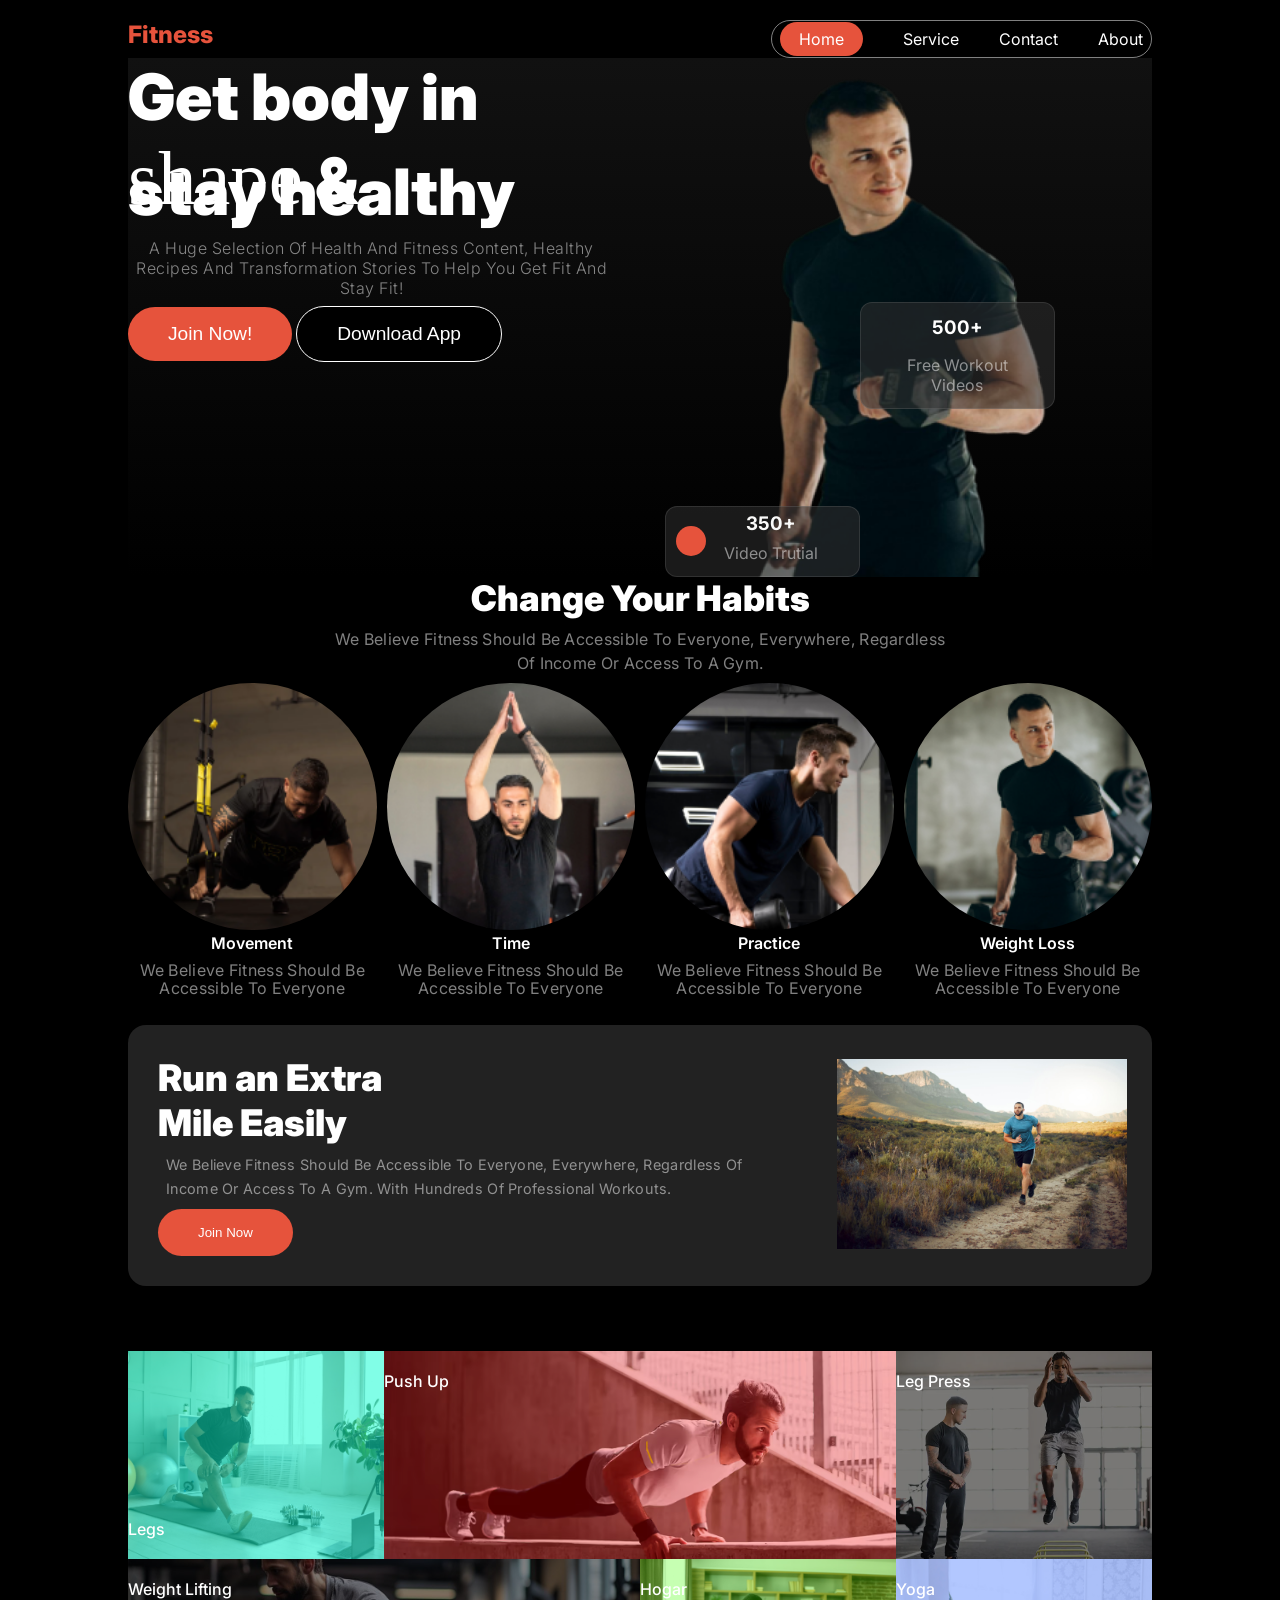
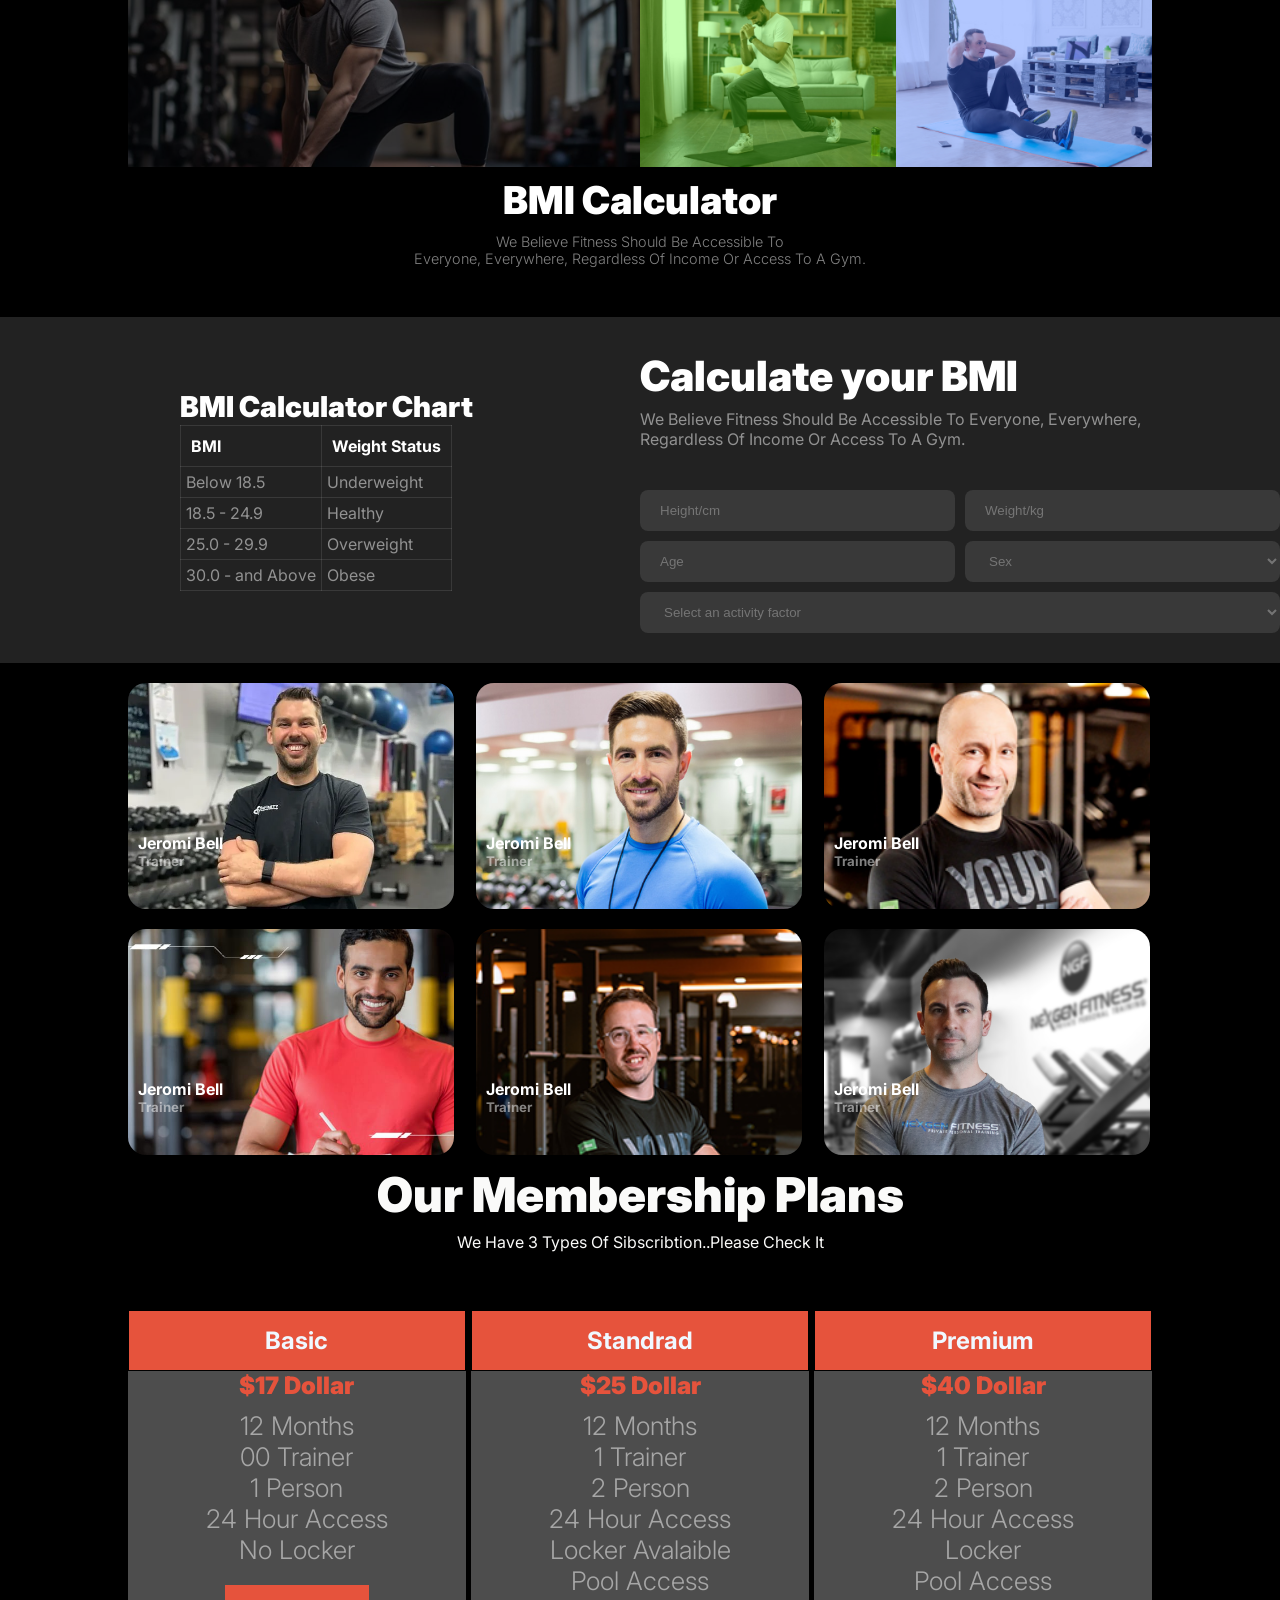
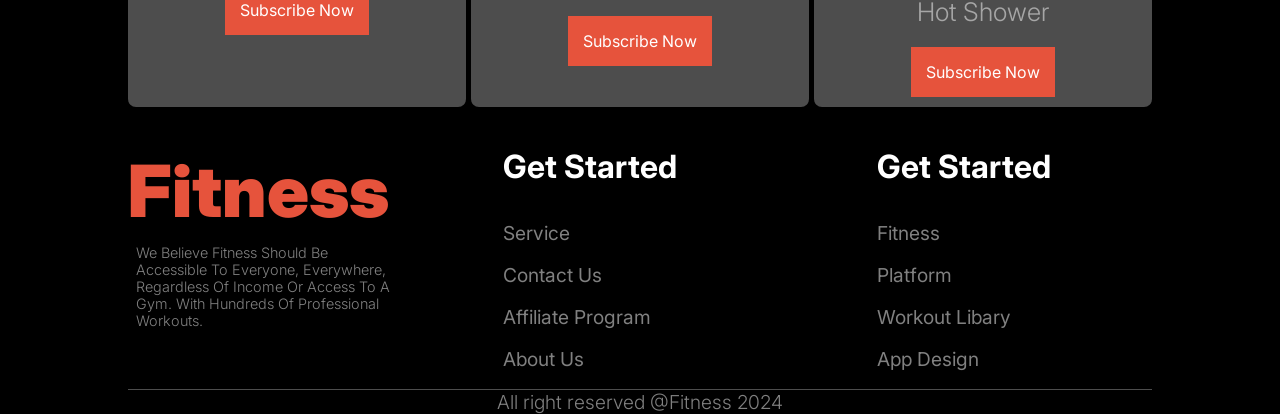
<file: index.html>
<!DOCTYPE html>
<html lang="en">
<head>
    <meta charset="UTF-8">
    <meta name="viewport" content="width=device-width, initial-scale=1.0">
    <title>Versatile</title>
    <!-- fonts -->
    <link rel="preconnect" href="https://fonts.googleapis.com">
    <link rel="preconnect" href="https://fonts.gstatic.com" crossorigin>
    <link href="https://fonts.googleapis.com/css2?family=Inter:wght@100..900&display=swap" rel="stylesheet">
    <!-- css  -->
     <link rel="stylesheet" href="style/style.css">
</head>
<body class="font background-color ">
    <header>
        <!-- navbar section  -->
        <section class="header background-color">
            <div class="nav dispaly-flex">
                <h1 class="nav-heading">Fitness</h1>
                <div class="nav-container dispaly-flex">
                    <ul class="nav-link ">

                        <li><a id="nav-active" class="nav-links" href="#">Home</a></li>
                        <li><a href="" class="nav-links">Service</a></li>
                        <li><a href="" class="nav-links">Contact</a></li>
                        <li><a href="" class="nav-links">About</a></li>
                       </ul>
                       <div class="hidden">
                            <a href="#">&#8801</a>
                            
                       </div>
                </div>
               

                
               
            </div>
           
        </section>
         <!-- navbar section  -->
          <section class="banner background-color ">
            <div class="banner-container1">
                <h1 class="banner-heading"> Get body in <span class="shape">shape</span>  & <span class="healthy">stay healthy</span>  </h1>
                <p class="banner-para">A huge selection of health and fitness content, healthy recipes and transformation stories to help you get fit and stay fit!</p>
                <div class="banner-button">
                    <button id="banner-active-btn">Join Now!</button>
                    <button id="banner-inactive-btn">Download App</button>
                </div>
               
               
            </div>
            <div class="banner-container2">
               <div class="banner-card1">
                <h3>500+</h3>
                <p class="para-colour">free workout videos</p>

               </div>
               <div class="banner-card2">
                <div class="circle">

                </div>
                <div class="content">
                    <h3>350+</h3>
                    <p class="para-colour">video trutial</p>
                </div>
               </div>

            </div>
            
            
          </section>
    </header>
    <main>
       <section class="Change-Your-Habits background-color">
         <div class="Change-Your-Habits-content">
            <h1>Change Your Habits</h1>
            <p>We believe fitness should be accessible to everyone, everywhere, regardless <br>of income or access to a gym.</p>
         </div>
         <div class="Change-Your-Habits-pics">
            <div class="Change-Your-Habits-container">
                <img src="images/image 3.png" alt="">
                <h3>Movement</h3>
                <p>We believe fitness should be accessible to everyone</p>
            </div>
            <div class="Change-Your-Habits-container">
                <img src="images/image 2.png" alt="">
                <h3>Time</h3>
                <p>We believe fitness should be accessible to everyone</p>
            </div>
            <div class="Change-Your-Habits-container">
                <img src="images/image 4.png" alt="">
                <h3>Practice</h3>
                <p>We believe fitness should be accessible to everyone</p>
            </div>
            <div class="Change-Your-Habits-container">
                <img src="images/image 5.png" alt="">
                <h3>Weight Loss</h3>
                <p>We believe fitness should be accessible to everyone</p>
            </div>
         </div>
       </section>
       <section class="run-extra dispaly-flex background-color">
            <div class="run-extra-content">
                <h1>Run an Extra <br>
                    Mile Easily</h1>
                    <p>We believe fitness should be accessible to everyone, everywhere, regardless of income or access to a gym. With hundreds of professional workouts.</p>
                    <button>Join Now</button>
            </div>
            <div class="run-extra-image">
                <img src="images/run.jpg" alt="">
            </div>
       </section>
       <section class="Trainings-and-Exercises dispaly-flex background-color" >
        <div class="Trainings-and-Exercises-1">
            <h1>Trainings-and-Exercises</h1>
            <p>We believe fitness should be accessible to everyone, everywhere, regardless of income or access to a gym.</p>
        </div>
        <div class="Trainings-and-Exercises-2">
            <div class="Trainings-and-Exercises-div-1">
                <div class="overlap-1">
                    <h1>legs</h1>
                </div>
            </div>
            <div class="Trainings-and-Exercises-div-2">
                <div class="overlap-2">
                    <h1>Push up</h1>
                </div>
                
            </div>
            <div class="Trainings-and-Exercises-div-3">
                <div class="overlap-3">
                    <h1>Leg Press</h1>
                </div>
            </div>
            <div class="Trainings-and-Exercises-div-4">
                <div class="overlap-4">
                    <h1>weight lifting</h1>
                </div>
            </div>
            <div class="Trainings-and-Exercises-div-5">
                <div class="overlap-5">
                    <h1>hogar</h1>
                </div>
                
            </div>
            <div class="Trainings-and-Exercises-div-6">
                <div class="overlap-6">
                    <h1>yoga</h1>
                </div>
                
            </div>
        </div>
    
       </section>
       <section class="bmi-calculator background-color">
        <div class="bmi-calculator-title">
            <h1>BMI Calculator</h1>
            <p>We believe fitness should be accessible to <br>everyone, everywhere, regardless of income or access to a gym.</p>
        </div>
       <div class="bmi-calculator-container">
       
        <div class="primary-div1">
            <h1>BMI Calculator Chart</h1>
            <table>
                <tr>
                    <th>BMI </th>
                    <th>Weight Status</th>
                </tr>
                <tr>
                    <td>Below 18.5</td>
                    <td>Underweight</td>
                </tr>
                <tr>
                    <td>18.5 - 24.9</td>
                    <td>Healthy</td>
                </tr>
                <tr>
                    <td>25.0 - 29.9</td>
                    <td>Overweight</td>
                </tr>
                <tr>
                    <td>30.0 - and Above</td>
                    <td>Obese</td>
                </tr>
            </table>
        </div>
        <div class="form-title">
            <h1>Calculate your BMI</h1>
            <p>We believe fitness should be accessible to everyone, everywhere, <br>regardless of income or access to a gym. </p>
        </div>
        <div class="primary-div-2">
               <input type="text" placeholder="Height/cm">
               <input type="text" placeholder="Weight/kg">
               <input type="text" placeholder="Age">

               <select>
                <option>Sex</option>
                <option value="option1">Male</option>
                <option value="option2">Female</option>
                <option value="option3">Trnsgender</option>
            </select>
            <select id="activity">
                <option>Select an activity factor</option>
                <option value="option1">Male</option>
                <option value="option2">Female</option>
                <option value="option3">Trnsgender</option>
            </select>
           
           
          
        </div>
       
       </div>
       
       </section>
       <section class="meet-our-team">
           
           <div class="trainer1">
            <h4>Jeromi Bell</h4>
            <h5>Trainer</h5>
        </div>
        <div class="trainer2">
            <h4>Jeromi Bell</h4>
            <h5>Trainer</h5>
        </div>
        <div class="trainer3">
            <h4>Jeromi Bell</h4>
            <h5>Trainer</h5>
        </div>
        <div class="trainer4">
            <h4>Jeromi Bell</h4>
            <h5>Trainer</h5>
        </div>
        <div class="trainer5">
            <h4>Jeromi Bell</h4>
            <h5>Trainer</h5>
        </div>
        <div class="trainer6">
            <h4>Jeromi Bell</h4>
            <h5>Trainer</h5>
        </div>      
       </section>
      <section class="membership dispaly-flex">
        <div class="membership-heading">
            <h1>Our Membership Plans</h1>
            <p>we have 3 types of sibscribtion..please check it</p>
        </div>
        <div class="membership-card-caontainer dispaly-flex">
            <div class="membership-card-1">
                <div class="memberhip-heading-div">
                    <h2>Basic</h2>
                </div>
               
                <h1 class="second-heading">$17 dollar</h1>
               
                    <li>12 months</li>
                    <li>00 trainer</li>
                    <li>1 person</li>
                    <li>24 hour access</li>
                    <li>no locker</li>
                   <button class="membership-btn">Subscribe now</button>
               
            </div>
            <div class="membership-card-2">
                <div class="memberhip-heading-div">
                    <h2>Standrad</h2>
                </div>
                <h1 class="second-heading">$25 dollar</h1>
        
                    <li>12 months</li>
                    <li>1 trainer</li>
                    <li>2 person</li>
                    <li>24 hour access</li>
                    <li>locker avalaible</li>
                    <li>pool access</li>
                    <button class="membership-btn">Subscribe now</button>
                </div>
            <div class="membership-card-3"> 
                <h2 class="memberhip-heading-div">Premium</h2>
                <h1 class="second-heading">$40 dollar</h1>
                    <li>12 months</li>
                    <li>1 trainer</li>
                    <li>2 person</li>
                    <li>24 hour access</li>
                    <li>locker</li>
                    <li>pool access</li>
                    <li>Hot Shower</li>
                    <button class="membership-btn">Subscribe now</button>
                </div>
        </div>
      
      </section>
    </main>
    <footer>
        <section class="footer background-color">
            <div class="fottel-seg-1">
                <h1>Fitness</h1>
                <p>We believe fitness should be accessible to everyone, everywhere, regardless of income or access to a gym. With hundreds of professional workouts.</p>
            </div>
            <div class="fottel-seg-2">
                <h3>Get Started</h3>
               <li><a href="#">Service</a></li>
               <li><a href="#">Contact Us</a></li>
               <li><a href="">Affiliate Program</a></li>
               <li><a href="">About Us</a></li>
               
            </div>
            <div class="fottel-seg-3">
                <h3>Get Started</h3>
                <li><a href="">Fitness</a></li>
                <li><a href="">Platform</a></li>
                <li><a href="">Workout Libary</a></li>
                <li><a href="">App Design</a></li>
            </div>
        </section>
        <div class="copy-right">
            <h6>All right reserved @Fitness 2024</h6>
        </div>
    </footer>
</body>
</html>
</file>
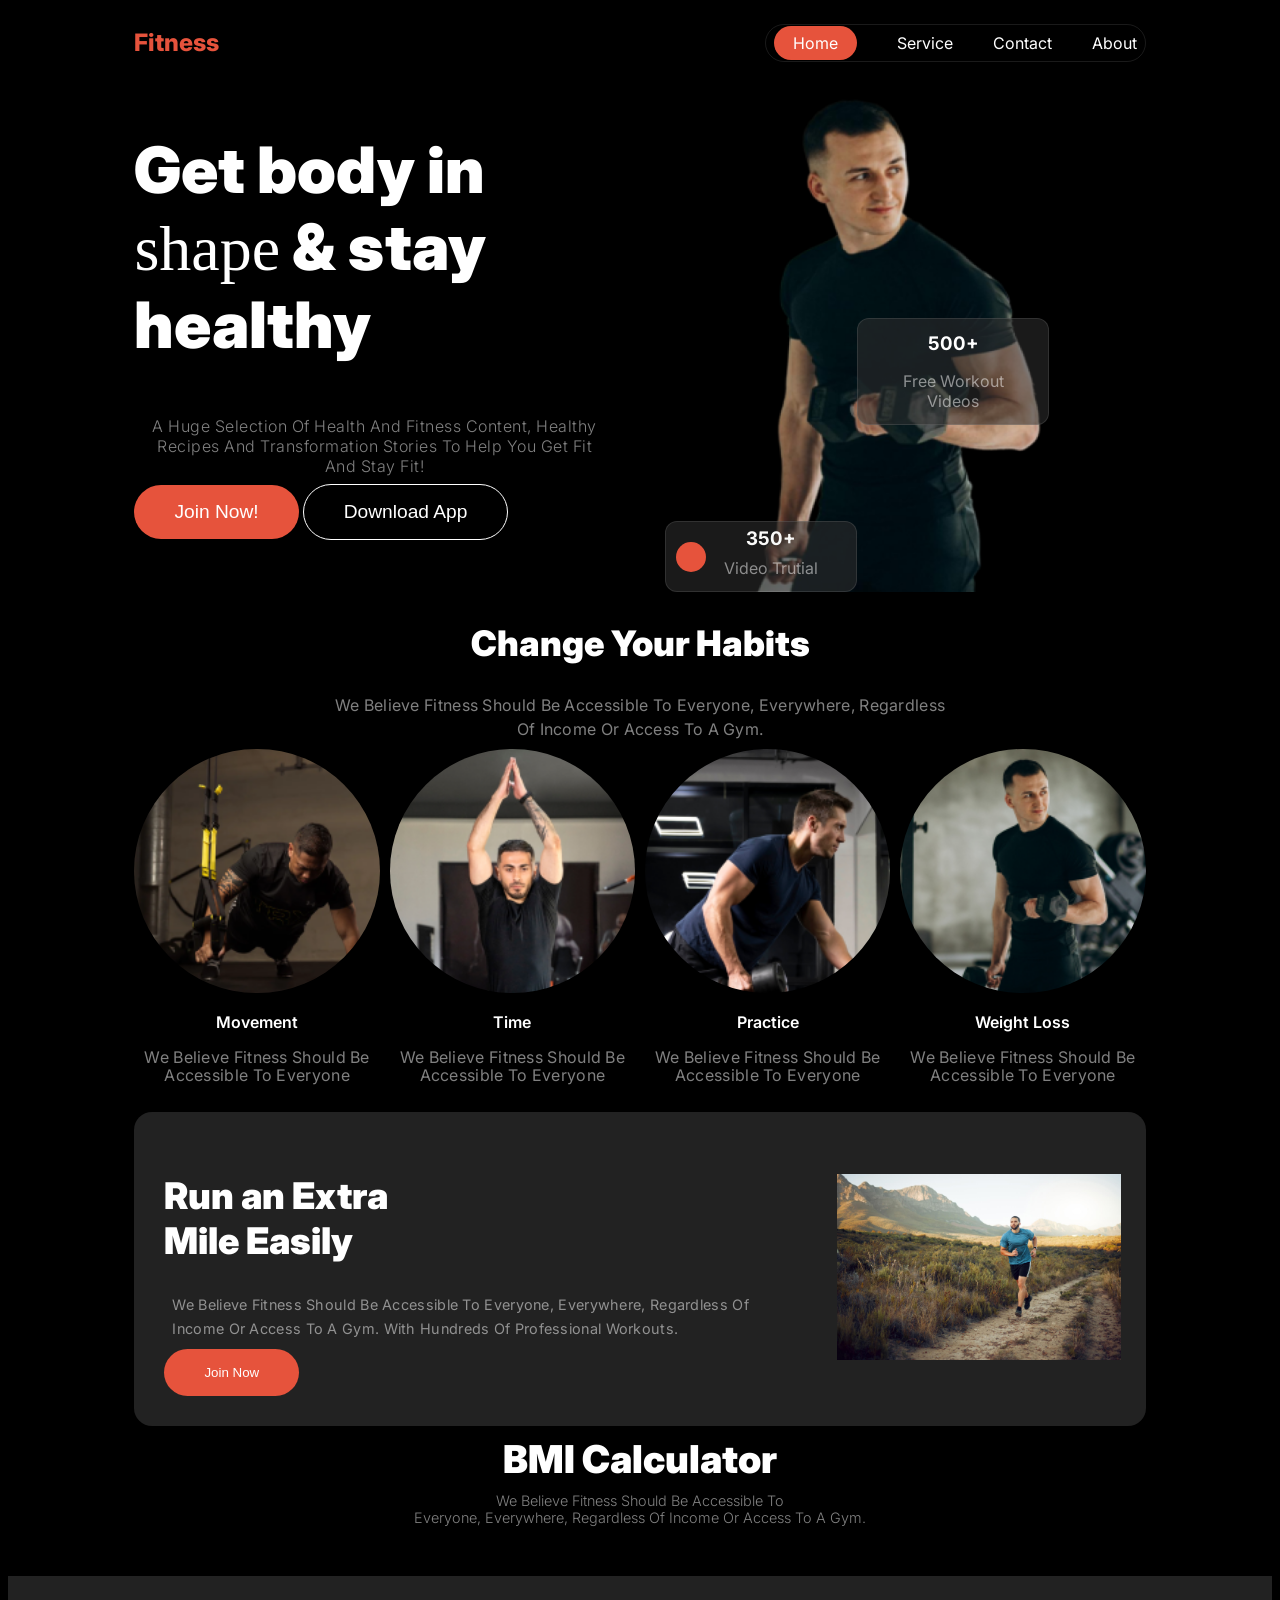
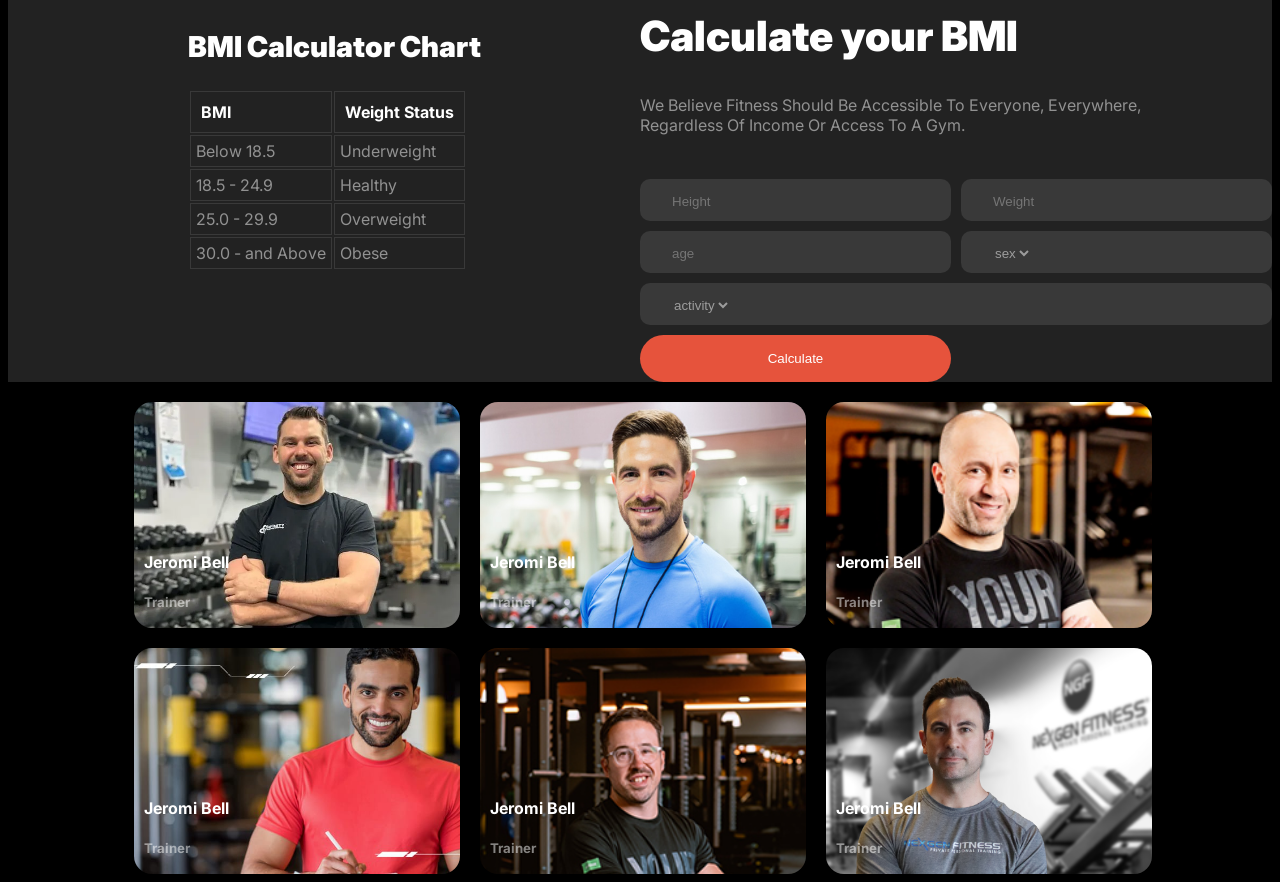
<file: Assingment-2-project/index.html>
<!DOCTYPE html>
<html lang="en">
<head>
    <meta charset="UTF-8">
    <meta name="viewport" content="width=device-width, initial-scale=1.0">
    <title>Versatile</title>
    <!-- fonts -->
    <link rel="preconnect" href="https://fonts.googleapis.com">
    <link rel="preconnect" href="https://fonts.gstatic.com" crossorigin>
    <link href="https://fonts.googleapis.com/css2?family=Inter:wght@100..900&display=swap" rel="stylesheet">
    <!-- css  -->
     <link rel="stylesheet" href="style/style.css">
</head>
<body class="font background-color ">
    <header>
        <!-- navbar section  -->
        <section class="header">
            <div class="nav dispaly-flex">
                <h1 class="nav-heading">Fitness</h1>
                <div class="nav-container dispaly-flex">
                    <ul class="nav-link ">

                        <li><a id="nav-active" class="nav-links" href="#">Home</a></li>
                        <li><a href="" class="nav-links">Service</a></li>
                        <li><a href="" class="nav-links">Contact</a></li>
                        <li><a href="" class="nav-links">About</a></li>
                       </ul>
                       <div class="hidden">
                            <a href="#">&#8801</a>
                            
                       </div>
                </div>
               

                
               
            </div>
           
        </section>
         <!-- navbar section  -->
          <section class="banner ">
            <div class="banner-container1">
                <h1 class="banner-heading">Get body in <span id="italic">shape</span>  & stay healthy</span> </h1>
                <p class="banner-para">A huge selection of health and fitness content, healthy recipes and transformation stories to help you get fit and stay fit!</p>
                <div class="banner-button">
                    <button id="banner-active-btn">Join Now!</button>
                    <button id="banner-inactive-btn">Download App</button>
                </div>
               
               
            </div>
            <div class="banner-container2">
               <div class="banner-card1">
                <h3>500+</h3>
                <p class="para-colour">free workout videos</p>

               </div>
               <div class="banner-card2">
                <div class="circle">

                </div>
                <div class="content">
                    <h3>350+</h3>
                    <p class="para-colour">video trutial</p>
                </div>
               </div>

            </div>
            
            
          </section>
    </header>
    <main>
       <section class="Change-Your-Habits">
         <div class="Change-Your-Habits-content">
            <h1>Change Your Habits</h1>
            <p>We believe fitness should be accessible to everyone, everywhere, regardless <br>of income or access to a gym.</p>
         </div>
         <div class="Change-Your-Habits-pics">
            <div class="Change-Your-Habits-container">
                <img src="images/image 3.png" alt="">
                <h3>Movement</h3>
                <p>We believe fitness should be accessible to everyone</p>
            </div>
            <div class="Change-Your-Habits-container">
                <img src="images/image 2.png" alt="">
                <h3>Time</h3>
                <p>We believe fitness should be accessible to everyone</p>
            </div>
            <div class="Change-Your-Habits-container">
                <img src="images/image 4.png" alt="">
                <h3>Practice</h3>
                <p>We believe fitness should be accessible to everyone</p>
            </div>
            <div class="Change-Your-Habits-container">
                <img src="images/image 5.png" alt="">
                <h3>Weight Loss</h3>
                <p>We believe fitness should be accessible to everyone</p>
            </div>
         </div>
       </section>
       <section class="run-extra dispaly-flex">
            <div class="run-extra-content">
                <h1>Run an Extra <br>
                    Mile Easily</h1>
                    <p>We believe fitness should be accessible to everyone, everywhere, regardless of income or access to a gym. With hundreds of professional workouts.</p>
                    <button>Join Now</button>
            </div>
            <div class="run-extra-image">
                <img src="images/run.jpg" alt="">
            </div>
       </section>
       <section class="bmi-calculator">
        <div class="bmi-calculator-title">
            <h1>BMI Calculator</h1>
            <p>We believe fitness should be accessible to <br>everyone, everywhere, regardless of income or access to a gym.</p>
        </div>
       <div class="bmi-calculator-container">
       
        <div class="primary-div1">
            <h1>BMI Calculator Chart</h1>
            <table>
                <tr>
                    <th>BMI </th>
                    <th>Weight Status</th>
                </tr>
                <tr>
                    <td>Below 18.5</td>
                    <td>Underweight</td>
                </tr>
                <tr>
                    <td>18.5 - 24.9</td>
                    <td>Healthy</td>
                </tr>
                <tr>
                    <td>25.0 - 29.9</td>
                    <td>Overweight</td>
                </tr>
                <tr>
                    <td>30.0 - and Above</td>
                    <td>Obese</td>
                </tr>
            </table>
        </div>
        <div class="form-title">
            <h1>Calculate your BMI</h1>
            <p>We believe fitness should be accessible to everyone, everywhere, <br>regardless of income or access to a gym. </p>
        </div>
        <div class="primary-div-2">
            <div><input type="text" placeholder="Height"></div>
            <div> <input type="text" placeholder="Weight"></div>
            <div> <input type="text" placeholder="age"></div>
            <div>  <select name="" id="">
                <option value="sex">sex</option>
            </select></div>
            <div class="activity">
                <select name="" id="">
                    <option value="activity">activity</option>
                </select></div>
                <button>Calculate</button>
            
           
           
          
        </div>
       
       </div>
       
       </section>
       <section class="meet-our-team">
           
           <div class="trainer1">
            <h4>Jeromi Bell</h4>
            <h5>Trainer</h5>
        </div>
        <div class="trainer2">
            <h4>Jeromi Bell</h4>
            <h5>Trainer</h5>
        </div>
        <div class="trainer3">
            <h4>Jeromi Bell</h4>
            <h5>Trainer</h5>
        </div>
        <div class="trainer4">
            <h4>Jeromi Bell</h4>
            <h5>Trainer</h5>
        </div>
        <div class="trainer5">
            <h4>Jeromi Bell</h4>
            <h5>Trainer</h5>
        </div>
        <div class="trainer6">
            <h4>Jeromi Bell</h4>
            <h5>Trainer</h5>
        </div>      
       </section>
    </main>
    <footer>

    </footer>
</body>
</html>
</file>
<file: style/style.css>
/* universal-class  */
*{
    margin: 0;
    padding: 0;
}

.font{
    font-family: "Inter";

}
.dispaly-flex{
    display: flex;
}
.header,.banner,.Change-Your-Habits,.run-extra,.meet-our-team{
   max-width: 80%;
   margin: 0 auto;
}
.background-color{
    background-color: black;
}
.para-colour{
    color: rgba(255, 255, 255, 0.5);
}


/* header-style  */

.nav{
    justify-content: space-between;
    margin-top: 20px;
}
.nav-heading{
    color: rgb(230, 83, 60);
    font-weight: 800;

}
.nav-link li{
    list-style-type: none;
}
.nav-link{
    display: flex;
    gap: 40px;
    padding: 8px;
    box-sizing: border-box;
    border: 1px solid rgba(255, 255, 255, 0.5);
    border-radius: 39px;
}
.nav-link a{
    text-decoration: none;
    color: rgb(255, 255, 255);
    font-size: 1rem;
    font-weight: 400;
}
#nav-active{
    border-radius: 40px;
    padding: 7px 19px;
    background: rgb(230, 83, 60);
}
.hidden{
    display: none;

}
/* header and nav  end */
/* banner start  */

.banner{
    gap: 50px; 
    flex-direction: row;
    background: linear-gradient(180.90deg, rgb(17, 17, 17),rgba(119, 119, 119, 0) 100%);
}
.banner-heading{
    font-weight: 900;
    font-size: 4rem;
    color:rgb(255, 255, 255); 
}
.shape{
    font-family: miama;
    display: inline;
    font-weight: 400;
    font-size: 4.8rem;
}
.healthy{
    display: block;
    margin-top: -70px;
}

.banner-para{
    color: rgba(255, 255, 255, 0.5);
    font-size: 1rem;
    font-weight: 300;
    letter-spacing: .5px;
}
.banner{
    display: grid;
    grid-template-columns: repeat(2,1fr);
    background: linear-gradient(180.00deg, rgb(17, 17, 17),rgba(119, 119, 119, 0) 100%);
 
}
.italic{
   font-family: Miama;

}
.healthy{
   
    margin-top:-70px;
}
#banner-active-btn{
padding: 16px 40px;
color: rgb(255, 255, 255);
font-size: 1.2rem;
font-weight: 500;
border-radius: 42px;
border: none;
background: rgb(230, 83, 60);
}
#banner-inactive-btn{
    padding: 16px 40px;
color: rgb(255, 255, 255);
font-size: 1.2rem;
font-weight: 500;
border-radius: 42px;
border: 1px solid rgb(255, 255, 255);
background: black;

}
.banner-container2{

    background:  url("../images/Images\ 2.png");
    background-repeat: no-repeat;
    background-position: bottom center;
    background-size: contain;
   
  

}

.banner-card1{
    display: flex;
    align-items: center;
    flex-direction: column;
   
    margin-left: 40%;
    margin-top: 50%;
    width: 40%;
    padding: 5px 15px;
    box-sizing: border-box;
    border: 1px solid rgba(255, 255, 255, 0.1);
    border-radius: 12px;
    color: #fff;
    background: rgba(48, 48, 48, 0.54);
   
}
.banner-card1 h3,p{
    margin: 8px;
    text-align: center;
    text-transform: capitalize;
    
}
.banner-card2{
   display: flex;
   flex-direction: row;
   gap: 10px;
   margin-top: 20%;
   text-align: left;
    width: 40%;
   align-items: center;
   justify-content: flex-start;
   background: rgba(48, 48, 48, 0.54);
   padding: 5px 10px;
   box-sizing: border-box;
   border: 1px solid rgba(255, 255, 255, 0.1);
   border-radius: 12px;
  
}
.content h3{
    margin: 0;
    text-align: center;
    color: rgb(250, 250, 249);
}
.circle{
    width:30px;
    height:30px;
    border-radius: 50%;
    background: rgb(230, 83, 60); 
}
/* banner-ends  */
/* Change-Your-Habits */
.Change-Your-Habits{
    max-width: 80%;
    margin: 0 auto;
}
.Change-Your-Habits-content h1{
    color: rgb(255, 255, 255);
font-family: Inter;
font-size: 2.2rem;
font-weight: 900;
line-height: 120%;
letter-spacing: 0%;
text-align: center;
}
.Change-Your-Habits-content P{
    color: rgba(255, 255, 255, 0.5);
font-family: Inter;
font-size: 1rem;
font-weight: 400;
line-height: 24px;
letter-spacing: 0.3px;
text-align: center;
}
.Change-Your-Habits-pics{
    display: flex;
    flex-direction: row;
    justify-content: space-between;
    gap: 10px;

}
.Change-Your-Habits-container img{
    width:100%;
    border-radius: 50%;
}
.Change-Your-Habits-container h3{
    color: rgb(255, 255, 255);
font-family: Inter;
font-size: 1rem;
font-weight: 600;
line-height: 120%;
letter-spacing: 0%;
text-align: center;
}
.Change-Your-Habits-container p{
    color: rgba(255, 255, 255, 0.5);
font-family: Inter;
font-size: 0.8;
font-weight: 400;
line-height: 18px;
letter-spacing: 0.3px;
text-align: center;
}
/* .Change-Your-Habits  */
/* Run Extra mile  */
.run-extra{
    border-radius: 18px;
    background: rgb(34, 34, 34);
    align-items: center;
    margin-top: 20px;
}
.run-extra-image{
  
    width: 50%;
    padding: 20px 25px;
    border-radius: 18px;

}
.run-extra-image img{
    width: 100%;

}
.run-extra-content{
    text-align: left;
    padding: 30px;
}

.run-extra-content h1{
   
    color: rgb(255, 255, 255);
font-family: Inter;
font-size: 2.3rem;
font-weight: 900;
text-align: left;
}

.run-extra-content p{
    color: rgba(255, 255, 255, 0.5);
    font-family: Inter;
    font-size: 0.9rem;
    font-weight: 400;
    line-height: 24px;
    letter-spacing: 0.3px;
    text-align: left;
}
.run-extra-content button{
    padding: 16px 40px;
    color: rgb(255, 255, 255);
    border-radius: 42px;
    border: none;
    background: rgb(230, 83, 60);
}

/* meet-our-team */
.meet-our-team{
    margin-top: 20px;

    display: grid;
    grid-template-columns: repeat(3,1fr);
    grid-template-rows: repeat(2,1fr);
    gap: 20px;
   
}
.trainer1{
    width: 326px;
    height: 226px;
    background-image: url("../images/trainer1.png");
    border-radius: 18px;
    background-size:cover;
    background-repeat: no-repeat;
}
.meet-our-team h4{
    margin-top: 150px;
    margin-left: 10px;
    color: rgb(255, 255, 255);
}

.meet-our-team h5{
    margin-top: 0px;
    margin-left: 10px;
    color: rgba(255, 255, 255, 0.5);
}

.trainer2{
    width: 326px;
    height: 226px;
    background-image: url("../images/trainer2.png");
    background-size:cover;
    background-repeat: no-repeat;
    border-radius: 18px;

}

.trainer3{
    width: 326px;
    height: 226px;
    background-image: url("../images/trainer3.png");
    background-size:cover;
    background-repeat: no-repeat;
    border-radius: 18px;

}

.trainer4{
    width: 326px;
    height: 226px;
    background-image: url("../images/trainer4.png");
    background-size:cover;
    background-repeat: no-repeat;
    border-radius: 18px;

}

.trainer5{
    width: 326px;
    height: 226px;
    background-image: url("../images/trainer5.png");
    background-size:cover;
    background-repeat: no-repeat;
    border-radius: 18px;

}

.trainer6{
    width: 326px;
    height: 226px;
    background-image: url("../images/trainer6.png");
    background-size:cover;
    background-repeat: no-repeat;
    border-radius: 18px;

}

.bmi-calculator-container{
    background: rgb(34, 34, 34);
   
}
.bmi-calculator-title{
    text-align: center;
    width: 80%;
    margin: 0 auto;
    margin-bottom: 50px;
}
.bmi-calculator-title h1{
    color: rgb(255, 255, 255);
    font-size: 2.4rem;
    font-weight: 900;
    margin: 10px;  
}
.bmi-calculator-title p{
    color: rgba(255, 255, 255, 0.5);
    font-size: 0.9rem;
    font-weight: 300;
    text-align: center;
}
table{
    border-collapse:collapse ;
}
.bmi-calculator-container{
    display: grid;
    grid-template-columns: repeat(2,1fr);
    grid-template-rows: repeat(2,1fr);
    align-items: center;
}
.primary-div1{
    grid-row: span 2;
    margin-left: 150px;
    padding: 30px;
}
.primary-div1 th{
    border: 1px solid rgba(255, 255, 255, 0.1);
    text-align: left; 
    padding: 10px;
    color: rgb(255, 255, 255);
    font-size: 1rem;
}
.primary-div1 td{
    border: 1px solid rgba(255, 255, 255, 0.1);
    padding: 5px;
    color: rgba(255, 255, 255, 0.5);
}

.primary-div1 h1{
    color: rgb(255, 255, 255);
font-family: Inter;
font-size: 1.8rem;
font-weight: 900;
line-height: 120%;
letter-spacing: 0%;
text-align: left;}
.form-title{
    grid-column: span 1;
    grid-row: span 1;
    text-align: left;
}
.form-title p{
    margin-left:0;
    text-align: left;
    color:rgba(255, 255, 255, 0.5); 
}
.primary-div-2{
    display: grid;
    grid-template-columns: repeat(2,1fr);
    grid-template-rows: repeat(3,1fr);
    gap: 10px;
    border-radius: 8px;
    border: none;
    margin-bottom: 30px;
    
}
#activity{
    grid-column: span 2;
}
input{
    border-radius: 8px;
    border: none;
   background: rgba(255, 255, 255, 0.1);  
   padding: 12px 40px 12px 20px; 
}
select{
    border-radius: 8px;
    border: none;
   background: rgba(255, 255, 255, 0.1);  
   padding: 12px 40px 12px 20px; 
   color: rgba(255, 255, 255, 0.3);   
}
.form-title h1
{
    text-align: left;
    font-weight: 900;
    font-size: 2.6rem;
    font-family: Inter;
    color:  rgb(255, 255, 255);
}
.primary-div-2 button{
    padding: 16px 40px;
    color: rgb(255, 255, 255);
    font-size: 1rem;
    font-family: Inter;
    border-radius: 42px;
    border: none;
    background: rgb(230, 83, 60);  
}
.membership{
    width: 80%;
    margin: 0 auto;
    flex-direction: column;
    justify-content: space-between;
    align-items: center;
}
.membership-card-caontainer{
    flex-direction: row;
    justify-content: space-between;
    
    
    width: 100%;
    margin-top: 50px;
}

.membership li{
    list-style: none;
    font-weight: 300;
    font-size: 1.6rem;
    color: rgba(255, 255, 255, 0.5);
    font-family: Inter;
}
.membership-heading{
    color: rgb(250, 250, 249);
    text-align: center;
    margin-top: 10px;
    font-family: Inter;
}
.memberhip-heading p{
    font-weight: 300;
    font-size: 1.2rem;
    color: rgba(255, 255, 255, 0.3);
}
.membership-heading h1{
    font-size: 3rem;
    font-weight: 900;
}

.memberhip-heading-div{
    padding: 15px;
    background-color:rgb(230, 83, 60);
    border: 1px solid black;
    font-family: Inter;
}
.membership-btn{
    padding: 15px;
    font-size: 1rem;
    font-family: Inter;
    font-weight: 400;
    text-transform: capitalize;
    text-decoration: none;
    background-color: rgb(230, 83, 60);
    border: none;
    color: rgb(255, 255, 255);
    margin-bottom: 10px;
    margin-top: 20px;
}
.second-heading{
    color: rgb(230, 83, 60);
    font-weight: 900;
    margin-bottom: 10px;
    font-family: Inter;
}
.membership-card-1,.membership-card-2,.membership-card-3{
    color: aliceblue;
    text-transform: capitalize;
    background-color: rgba(255, 255, 255, 0.3);
    width: 33%;
    border-radius: 8px ;
    text-align: center;
   
}

.footer{
    display: grid;
    grid-template-columns: repeat(3,1fr);
    width: 80%;
    margin: 0 auto;
    text-align: left;
    margin-top: 40px;
    gap: 100px;
    border-bottom: 1px solid rgba(255, 255, 255, 0.3)
}
.fottel-seg-1 h1{
    color: rgb(230, 83, 60);
    font-weight: 900;
    font-size: 4.5rem;
    margin-bottom: 10px;
}
.fottel-seg-1 p{
    color: rgba(255, 255, 255, 0.5);
    font-weight: 300;
    font-size: 0.9rem;
    text-align: left;
}
.fottel-seg-3 h3,.fottel-seg-2 h3{
    color: rgb(255, 255, 255);
    font-weight: 700;
    font-size: 2rem;
    margin-bottom: 35px;
}
.fottel-seg-3 li,.fottel-seg-2 li{
    text-align: left;
    list-style: none;
    margin-bottom: 18px;
}
.fottel-seg-3 a,.fottel-seg-2 a{
    color:rgba(255, 255, 255, 0.5);
    text-decoration: none;
    font-size: 1.2rem;
}
.copy-right h6{
    color:rgba(255, 255, 255, 0.5);
    text-align: center;
    font-size: 1.2rem;
    font-weight: 300;
}
.Trainings-and-Exercises{
    width: 80%;
    margin: 0 auto;
    flex-direction: column;
    align-items: center;
    text-transform: capitalize;
}
.Trainings-and-Exercises-2{
    display: grid;
    width: 100%;
    grid-template-columns: repeat(4,1fr);
    grid-template-rows: repeat(2,1fr);
    align-items: center;
   
}
.overlap-1{
    height: 13rem;
    background-color:rgba(6,255,210,0.5);
    display: flex;
    justify-content:left;
    align-items: flex-end;
    
}
.overlap-1 h1{
    margin-bottom: 20px;
    color: rgb(255, 255, 255);
    font-family: Inter;
    font-size: 1rem;
    font-weight: 500;
}
.overlap-2{
    height: 13rem;
    background: rgba(255, 0, 0, 0.3);
    display: flex;
    justify-content:left;
    align-items: flex-start;
}
.overlap-2 h1{
    margin-top: 20px;
    color: rgb(255, 255, 255);
    font-family: Inter;
    font-size: 1rem;
    font-weight: 500;
}
.overlap-3{
    height: 13rem;
    background: rgba(0, 0, 0, 0.5);
    display: flex;
    justify-content:left;
    align-items: flex-start
}
.overlap-3 h1{
    margin-top: 20px;
    color: rgb(255, 255, 255);
    font-family: Inter;
    font-size: 1rem;
    font-weight: 500;
}
.overlap-4{
    height: 13rem;
    background: rgba(0, 0, 0, 0.5);
    display: flex;
    justify-content:left;
    align-items: flex-start
}
.overlap-4 h1{
    margin-top: 20px;
    color: rgb(255, 255, 255);
    font-family: Inter;
    font-size: 1rem;
    font-weight: 500;
}

.overlap-5{
    height: 13rem;
    background: rgba(66, 255, 0, 0.3);
    display: flex;
    justify-content:left;
    align-items: flex-start
}
.overlap-5 h1{
    margin-top: 20px;
    color: rgb(255, 255, 255);
    font-family: Inter;
    font-size: 1rem;
    font-weight: 500;
}
.overlap-6{
    height: 13rem;
    background: rgba(0, 71, 255, 0.3);
    display: flex;
    justify-content:left;
    align-items: flex-start

}
.overlap-6 h1{
    margin-top: 20px;
    color: rgb(255, 255, 255);
    font-family: Inter;
    font-size: 1rem;
    font-weight: 500;
}
.Trainings-and-Exercises-div-1{
    grid-column: span 1;
    background-image:url(../images/exercise1.jpg);
    background-position: center;
    background-repeat: no-repeat;
    background-size: cover;
    height: 13rem;
  
   
   
}
.Trainings-and-Exercises-div-2{
    grid-column: span 2;
    background-color: aqua;
    background-image: url("../images/exercise2.png");
    background-position: center;
    background-repeat: no-repeat;
    background-size: cover;
    height: 13rem;
    
   
   
}
.Trainings-and-Exercises-div-3{
    grid-column: span 1;
    height: 13rem;
    background-image: url("../images/exercise3.png");
    background-position: center;
    background-repeat: no-repeat;
    background-size: cover;
   
   
  
}
.Trainings-and-Exercises-div-4{
    grid-column: span 2;
   
    background-image: url("../images/exercise4.png");
    height: 13rem;
    background-position: center;
    background-repeat: no-repeat;
    background-size: cover;

}
.Trainings-and-Exercises-div-5{
    grid-column: span 1;
    background-image: url("../images/exercise5.jpg");
    height: 13rem;
    background-position: center;
    background-repeat: no-repeat;
    background-size: cover;
}
.Trainings-and-Exercises-div-6{
    grid-column: span 1;
    background-image: url("../images/exercise6.jpg");
    height: 13rem;
    background-position: center;
    background-repeat: no-repeat;
    background-size: cover;
   
}
/* responsive-mobile  */
@media screen and (max-width:576px) {
    /* header and nav responsive  */
    
header,main{
    width: 100%;
   
}
    .nav-link {
        display: none;
    }
    .nav-container{
        align-items: center;
    }
    .hidden{
        display:contents;
    }
    .hidden a{
        color: white;
        text-decoration: none;
        font-size:2.8rem;
    }
 
    /* header and nav responsive  */
    /* banner responsive  */
    .banner{
        flex-direction: column;   
    }
    
.banner-heading{
    font-weight: 900;
    font-size: 2rem;
    color:rgb(255, 255, 255); 
}

#italic{
    font-family: Miama;
     font-weight: 400;
     font-size: 2rem;
 }
 
.banner{
    display: grid;
    grid-template-columns: repeat(1,1fr);  
    margin: 0 auto;
    
}
.shape{
    font-size: 3rem;
}
.healthy{
    display:block;
    margin-top: -70px;
}

.banner-card2{
    gap: 2px;
    margin-top: 10%;
}
/* .Change-Your-Habits  */
.Change-Your-Habits-pics,.run-extra{
    flex-direction: column;
   
}
/* meet-our-team  */
.meet-our-team{
    justify-content: center;
    justify-items: center;
    grid-template-columns: repeat(1,1fr);
   
}

.bmi-calculator-container{
    display: grid;
    grid-template-columns: repeat(1,1fr);
    
}

.primary-div1{
    
    margin-left: 0px;
    padding: 30px;
}

.footer{
    display: grid;
    grid-template-columns: repeat(1,1fr);
    width: 100%;
    text-align: left;
    margin-top: 40px;
    gap: 10px;
    border-bottom: 1px solid #fff;
}

.overlap-6,.overlap-3,
.Trainings-and-Exercises-div-3,
.Trainings-and-Exercises-div-6
{
    display: none;
}
.Trainings-and-Exercises-2{
    grid-template-columns: repeat(2,1fr);
    grid-template-rows: repeat(2,1fr);
}
.Trainings-and-Exercises-div-1,.Trainings-and-Exercises-div-2,.Trainings-and-Exercises-div-4,.Trainings-and-Exercises-div-5{
    grid-column: span 1;
}
.membership-card-caontainer{

    flex-direction: column;
    justify-items: center;
    justify-content: space-around;
    align-items: center;
    gap: 20px;
}
.membership-card-1,.membership-card-2,.membership-card-3{
    width: 100%;
}
}
</file>
<file: Assingment-2-project/style/style.css>
/* universal-class  */
.font{
    font-family: "Inter";

}
.dispaly-flex{
    display: flex;
}
.header,.banner,.Change-Your-Habits,.run-extra,.meet-our-team{
   max-width: 80%;
   margin: 0 auto;
}
.background-color{
    background-color: black;
}
.para-colour{
    color: rgba(255, 255, 255, 0.5);
}


/* header-style  */

.nav{
    justify-content: space-between;
}
.nav-heading{
    color: rgb(230, 83, 60);
    font-weight: 800;

}
.nav-link li{
    list-style-type: none;
}
.nav-link{
    display: flex;
    gap: 40px;
    padding: 8px;
    box-sizing: border-box;
    border: 1px solid rgba(255, 255, 255, 0.1);
    border-radius: 39px;
}
.nav-link a{
    text-decoration: none;
    color: rgb(255, 255, 255);
    font-size: 1rem;
    font-weight: 400;
}
#nav-active{
    border-radius: 40px;
    padding: 7px 19px;
    background: rgb(230, 83, 60);
}
.hidden{
    display: none;

}
/* header and nav  end */
/* banner start  */

.banner{
    gap: 50px; 
    flex-direction: row;
}
.banner-heading{
    font-weight: 900;
    font-size: 4rem;
    color:rgb(255, 255, 255); 
}
.banner-para{
    color: rgba(255, 255, 255, 0.5);
    font-size: 1rem;
    font-weight: 300;
    letter-spacing: .5px;
}
.banner{
    display: grid;
    grid-template-columns: repeat(2,1fr);
 
}
#italic{
   font-family: Miama;
    font-weight: 400;
    font-size: 4rem;
}
#banner-active-btn{
padding: 16px 40px;
color: rgb(255, 255, 255);
font-size: 1.2rem;
font-weight: 500;
border-radius: 42px;
border: none;
background: rgb(230, 83, 60);
}
#banner-inactive-btn{
    padding: 16px 40px;
color: rgb(255, 255, 255);
font-size: 1.2rem;
font-weight: 500;
border-radius: 42px;
border: 1px solid rgb(255, 255, 255);
background: black;

}
.banner-container2{

    background-image: url("../images/Images\ 2.png");
    background-repeat: no-repeat;
    background-position: bottom center;
    background-size: contain;
    position: relative;
  

}

.banner-card1{
    display: flex;
    align-items: center;
    flex-direction: column;
   
    margin-left: 40%;
    margin-top: 50%;
    width: 40%;
    padding: 5px 15px;
    box-sizing: border-box;
    border: 1px solid rgba(255, 255, 255, 0.1);
    border-radius: 12px;
    color: #fff;
    background: rgba(48, 48, 48, 0.54);
   
}
.banner-card1 h3,p{
    margin: 8px;
    text-align: center;
    text-transform: capitalize;
    
}
.banner-card2{
   display: flex;
   flex-direction: row;
   gap: 10px;
   margin-top: 20%;
   text-align: left;
    width: 40%;
   align-items: center;
   justify-content: flex-start;
   background: rgba(48, 48, 48, 0.54);
   padding: 5px 10px;
   box-sizing: border-box;
   border: 1px solid rgba(255, 255, 255, 0.1);
   border-radius: 12px;
  
}
.content h3{
    margin: 0;
    text-align: center;
    color: rgb(250, 250, 249);
}
.circle{
    width:30px;
    height:30px;
    border-radius: 50%;
    background: rgb(230, 83, 60); 
}
/* banner-ends  */
/* Change-Your-Habits */
.Change-Your-Habits{
    max-width: 80%;
    margin: 0 auto;
}
.Change-Your-Habits-content h1{
    color: rgb(255, 255, 255);
font-family: Inter;
font-size: 2.2rem;
font-weight: 900;
line-height: 120%;
letter-spacing: 0%;
text-align: center;
}
.Change-Your-Habits-content P{
    color: rgba(255, 255, 255, 0.5);
font-family: Inter;
font-size: 1rem;
font-weight: 400;
line-height: 24px;
letter-spacing: 0.3px;
text-align: center;
}
.Change-Your-Habits-pics{
    display: flex;
    flex-direction: row;
    justify-content: space-between;
    gap: 10px;

}
.Change-Your-Habits-container img{
    width:100%;
    border-radius: 50%;
}
.Change-Your-Habits-container h3{
    color: rgb(255, 255, 255);
font-family: Inter;
font-size: 1rem;
font-weight: 600;
line-height: 120%;
letter-spacing: 0%;
text-align: center;
}
.Change-Your-Habits-container p{
    color: rgba(255, 255, 255, 0.5);
font-family: Inter;
font-size: 0.8;
font-weight: 400;
line-height: 18px;
letter-spacing: 0.3px;
text-align: center;
}
/* .Change-Your-Habits  */
/* Run Extra mile  */
.run-extra{
    border-radius: 18px;
    background: rgb(34, 34, 34);
    align-items: center;
    margin-top: 20px;
}
.run-extra-image{
  
    width: 50%;
    padding: 20px 25px;
    border-radius: 18px;

}
.run-extra-image img{
    width: 100%;

}
.run-extra-content{
    text-align: left;
    padding: 30px;
}

.run-extra-content h1{
   
    color: rgb(255, 255, 255);
font-family: Inter;
font-size: 2.3rem;
font-weight: 900;
text-align: left;
}

.run-extra-content p{
    color: rgba(255, 255, 255, 0.5);
    font-family: Inter;
    font-size: 0.9rem;
    font-weight: 400;
    line-height: 24px;
    letter-spacing: 0.3px;
    text-align: left;
}
.run-extra-content button{
    padding: 16px 40px;
    color: rgb(255, 255, 255);
    border-radius: 42px;
    border: none;
    background: rgb(230, 83, 60);
}

/* meet-our-team */
.meet-our-team{
    margin-top: 20px;

    display: grid;
    grid-template-columns: repeat(3,1fr);
    grid-template-rows: repeat(2,1fr);
    gap: 20px;
   
}
.trainer1{
    width: 326px;
    height: 226px;
    background-image: url("../images/trainer1.png");
    border-radius: 18px;
    background-size:cover;
    background-repeat: no-repeat;
}
.meet-our-team h4{
    margin-top: 150px;
    margin-left: 10px;
    color: rgb(255, 255, 255);
}

.meet-our-team h5{
    margin-top: 0px;
    margin-left: 10px;
    color: rgba(255, 255, 255, 0.5);
}

.trainer2{
    width: 326px;
    height: 226px;
    background-image: url("../images/trainer2.png");
    background-size:cover;
    background-repeat: no-repeat;
    border-radius: 18px;

}

.trainer3{
    width: 326px;
    height: 226px;
    background-image: url("../images/trainer3.png");
    background-size:cover;
    background-repeat: no-repeat;
    border-radius: 18px;

}

.trainer4{
    width: 326px;
    height: 226px;
    background-image: url("../images/trainer4.png");
    background-size:cover;
    background-repeat: no-repeat;
    border-radius: 18px;

}

.trainer5{
    width: 326px;
    height: 226px;
    background-image: url("../images/trainer5.png");
    background-size:cover;
    background-repeat: no-repeat;
    border-radius: 18px;

}

.trainer6{
    width: 326px;
    height: 226px;
    background-image: url("../images/trainer6.png");
    background-size:cover;
    background-repeat: no-repeat;
    border-radius: 18px;

}

.bmi-calculator-container{
    background: rgb(34, 34, 34);
   
}
.bmi-calculator-title{
    text-align: center;
    width: 80%;
    margin: 0 auto;
    margin-bottom: 50px;
}
.bmi-calculator-title h1{
    color: rgb(255, 255, 255);
    font-size: 2.4rem;
    font-weight: 900;
    margin: 10px;  
}
.bmi-calculator-title p{
    color: rgba(255, 255, 255, 0.5);
    font-size: 0.9rem;
    font-weight: 300;
    text-align: center;
}/* 
.bmi-calculator th{
    border: 1px solid rgba(255, 255, 255, 0.1);
    text-align: left; 
    padding: 10px;
    color: rgb(255, 255, 255);
    font-size: 1rem;
}
.bmi-calculator td{
    border: 1px solid rgba(255, 255, 255, 0.1);
    padding: 5px;
    color: rgba(255, 255, 255, 0.5);
}
.primary-div1{
    margin-left: 150px;
    padding: 30px;
    border-right: 1px solid snow;
}
.primary-div1 h1{
    color: rgb(255, 255, 255);
font-family: Inter;
font-size: 1.8rem;
font-weight: 900;
line-height: 120%;
letter-spacing: 0%;
text-align: left;
}
.primary-div2{
    display: grid;
    box-sizing: border-box;
    gap: 5%;
    grid-template-columns: repeat(2,1fr);
    grid-template-rows: repeat(3,1fr);
    height: 100%;
}
input::placeholder{
    color: rgba(255, 255, 255, 0.6);
}
.primary-div2 div{
    background: rgb(34, 34, 34);
    padding: 11px 30px;
    border-radius: 10px;
    border: 1px solid rgba(255, 255, 255, 0.6) ;
}
#col{
    grid-column: span 2;
}
.primary-div2 div>input{
    border: none;
    background-color: transparent;
}
.primary-div2 div>select{
    border: none;
    background-color: transparent;
    color: rgba(255, 255, 255, 0.6) ;
   
} */
.bmi-calculator-container{
    display: grid;
    grid-template-columns: repeat(2,1fr);
    grid-template-rows: repeat(2,1fr);
}
.primary-div1{
    grid-row: span 2;
    margin-left: 150px;
    padding: 30px;
}
.primary-div1 th{
    border: 1px solid rgba(255, 255, 255, 0.1);
    text-align: left; 
    padding: 10px;
    color: rgb(255, 255, 255);
    font-size: 1rem;
}
.primary-div1 td{
    border: 1px solid rgba(255, 255, 255, 0.1);
    padding: 5px;
    color: rgba(255, 255, 255, 0.5);
}

.primary-div1 h1{
    color: rgb(255, 255, 255);
font-family: Inter;
font-size: 1.8rem;
font-weight: 900;
line-height: 120%;
letter-spacing: 0%;
text-align: left;}
.form-title{
    grid-column: span 1;
    grid-row: span 1;
    text-align: left;
}
.form-title p{
    margin-left:0;
    text-align: left;
    color:rgba(255, 255, 255, 0.5); 
}
.primary-div-2{
    display: grid;
    grid-template-columns: repeat(2,1fr);
    grid-template-rows: repeat(3,1fr);
    gap: 10px;
    border-radius: 8px;
    border: none;
    
}
input,select{
    background: none;
    border: none;
    color: rgba(255, 255, 255, 0.5);
}
.activity{
    grid-column: span 2;
}

.primary-div-2 div{
    background: rgb(34, 34, 34);
    padding: 11px 30px;
    border-radius: 10px;
    /* border: 1px solid rgba(255, 255, 255, 0.6) ; */
    background: rgba(255, 255, 255, 0.1);
}
.form-title h1{
    text-align: left;
    font-weight: 900;
    font-size: 2.6rem;
    color:  rgb(255, 255, 255);
}
.primary-div-2 button{
    padding: 16px 40px;
    color: rgb(255, 255, 255);
    border-radius: 42px;
    border: none;
    background: rgb(230, 83, 60);  
}
/* responsive-mobile  */
@media screen and (max-width:576px) {
    /* header and nav responsive  */
    
header,main{
    width: 100%;
   
}
    .nav-link {
        display: none;
    }
    .nav-container{
        align-items: center;
    }
    .hidden{
        display:contents;
    }
    .hidden a{
        color: white;
        text-decoration: none;
        font-size:2.8rem;
    }
 
    /* header and nav responsive  */
    /* banner responsive  */
    .banner{
        flex-direction: column;
       
        
    }
    
.banner-heading{
    font-weight: 900;
    font-size: 2rem;
    color:rgb(255, 255, 255); 
}

#italic{
    font-family: Miama;
     font-weight: 400;
     font-size: 2rem;
 }
 
.banner{
    display: grid;
    grid-template-columns: repeat(1,1fr);  
    margin: 0 auto;
    
}
.banner-card2{
    gap: 2px;
    margin-top: 10%;
}
/* .Change-Your-Habits  */
.Change-Your-Habits-pics,.run-extra{
    flex-direction: column;
   
}
/* meet-our-team  */
.meet-our-team{
    justify-content: center;
    justify-items: center;
    grid-template-columns: repeat(1,1fr);
   
}

.bmi-calculator-container{
    display: grid;
    grid-template-columns: repeat(1,1fr);
    
}

.primary-div1{
    
    margin-left: 0px;
    padding: 30px;
}

}
</file>
